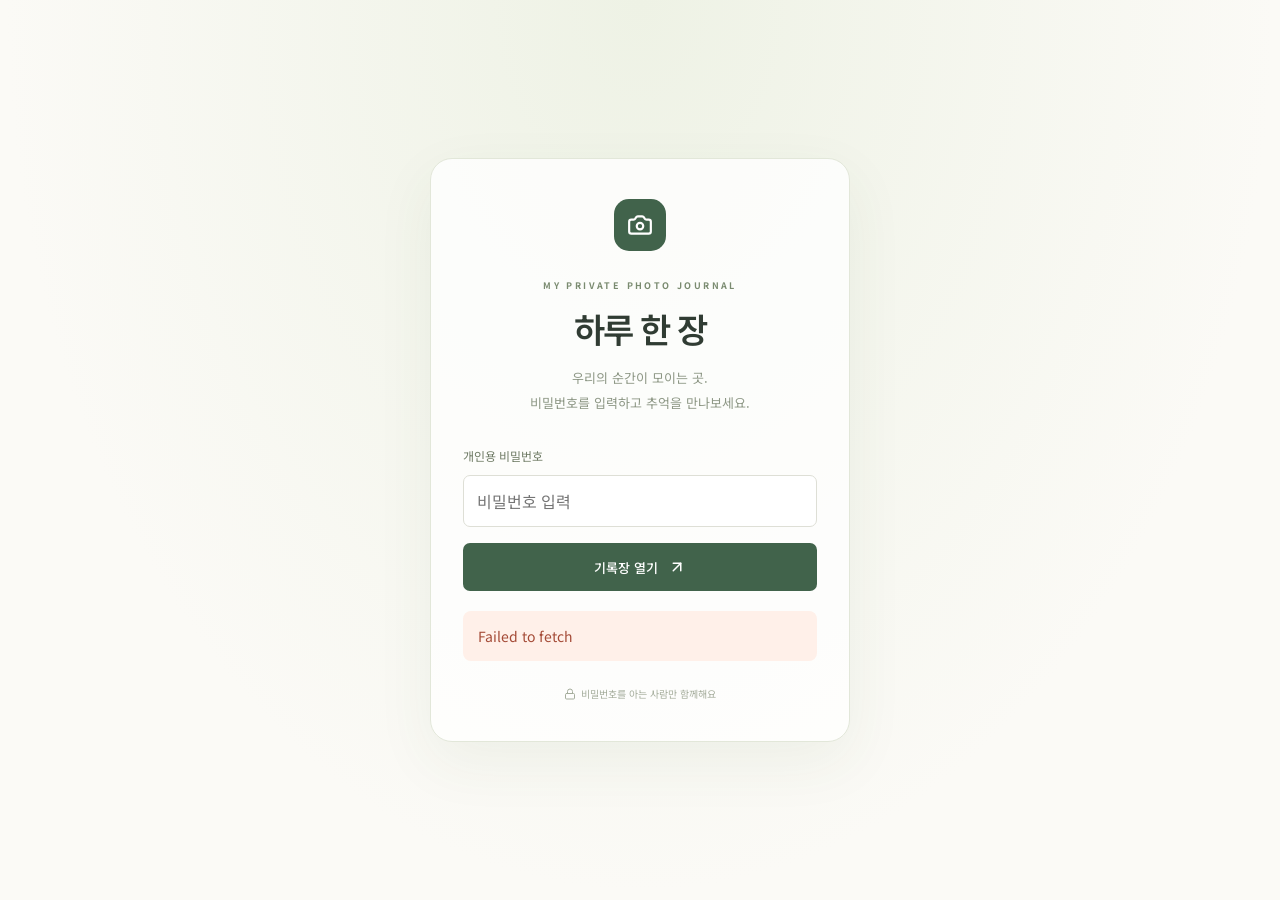
<file: index.html>
<!doctype html><html lang="ko"><head><meta charset="utf-8"><meta name="viewport" content="width=device-width,initial-scale=1"><meta name="theme-color" content="#41634b"><meta name="description" content="나만의 하루 한 장. 날짜별 갤러리와 사진 달력."><title>나만의 하루 한 장 | 사진 기록장</title><link rel="stylesheet" href="./styles.css"></head><body><div id="root"></div><script>window.DIARY_SPACE="personal";</script><script type="module" src="./app.js?v=20261020-2"></script></body></html>
</file>
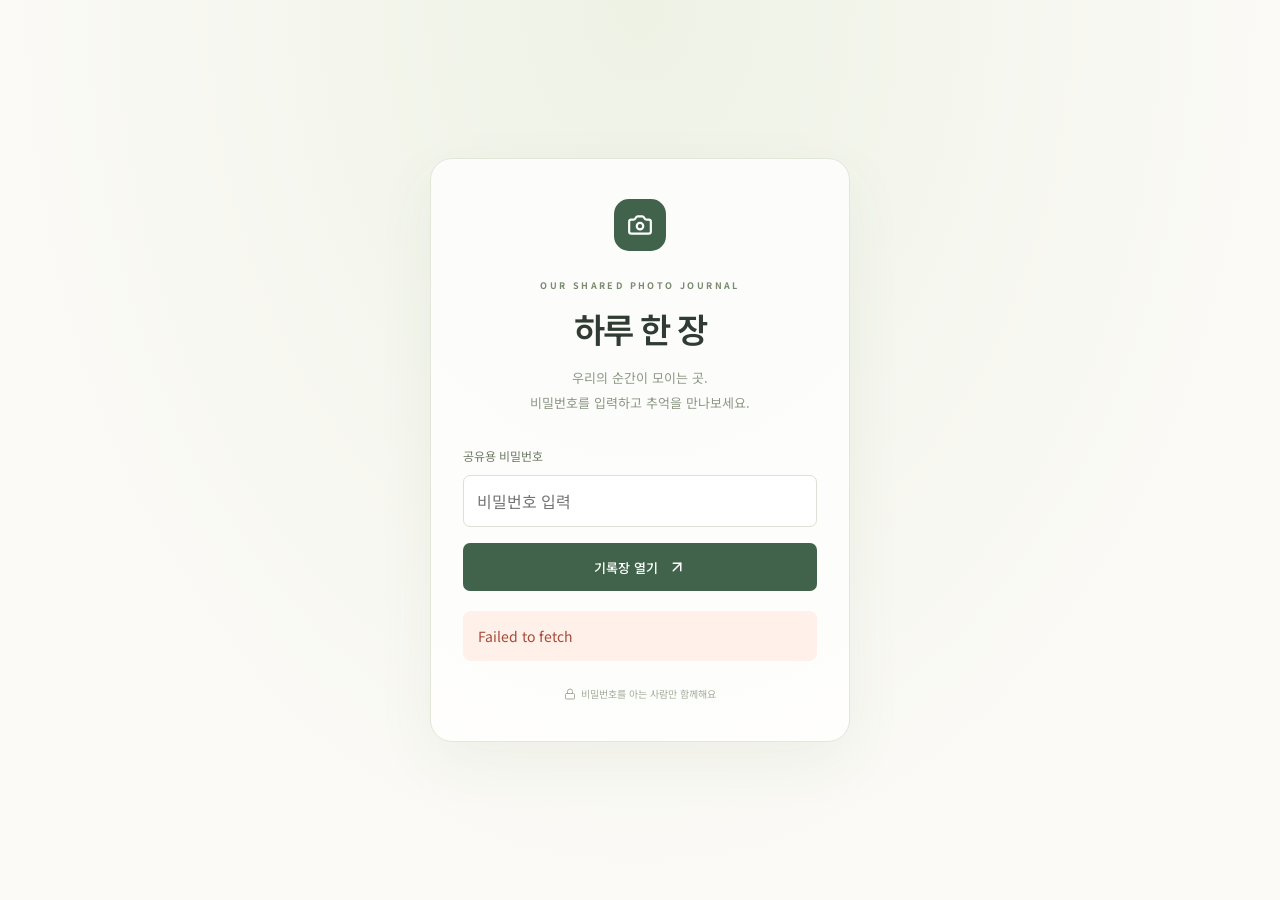
<file: shared/index.html>
<!doctype html><html lang="ko"><head><meta charset="utf-8"><meta name="viewport" content="width=device-width,initial-scale=1"><meta name="theme-color" content="#41634b"><meta name="description" content="함께 쓰는 하루 한 장. 날짜별 갤러리와 사진 달력."><title>함께 쓰는 하루 한 장 | 사진 기록장</title><link rel="stylesheet" href="../styles.css"></head><body><div id="root"></div><script>window.DIARY_SPACE="shared";</script><script type="module" src="../app.js?v=20261020-2"></script></body></html>
</file>
<file: styles.css>
@import url('https://fonts.googleapis.com/css2?family=Noto+Sans+KR:wght@400;500;600;700;800&display=swap');
:root{--bg:#fbfaf6;--ink:#303c33;--muted:#889084;--green:#41634b;--border:#e5e7dd}*{box-sizing:border-box}body{margin:0;background:var(--bg);color:var(--ink);font-family:'Noto Sans KR',sans-serif;font-size:14px}button,input{font:inherit}button,a,input{touch-action:manipulation}button{cursor:pointer;border:0;background:none;color:inherit}button:disabled{opacity:.5;cursor:wait}button:focus-visible,a:focus-visible,input:focus-visible{outline:3px solid #99ae82;outline-offset:4px}header{height:90px;display:flex;align-items:center;justify-content:space-between;max-width:1320px;margin:auto;padding:0 50px;border-bottom:1px solid var(--border)}.brand{display:flex;align-items:center;gap:10px;font-size:20px;font-weight:800}.logo{display:grid;place-items:center;background:var(--green);color:white;border-radius:11px;width:38px;height:38px}.brandSub{font-size:9px;letter-spacing:2px;font-weight:500;margin-left:7px;color:#8a9285}nav{display:flex;gap:15px}nav button{padding:10px 15px;color:#7c837b;font-size:13px}nav .active{color:var(--green);background:#eaf0e4;border-radius:7px;font-weight:700}.private{font-size:11px;color:#8a9085;display:flex;align-items:center;gap:6px}main{max-width:1180px;margin:auto;padding:0 30px;min-height:75vh}.hero{display:grid;grid-template-columns:1.15fr 1fr;align-items:center;min-height:470px;padding:45px 0 35px}.eyebrow{font-size:10px;font-weight:700;letter-spacing:2.4px;color:#7a8b70;display:flex;gap:9px;align-items:center}.eyebrow span{width:6px;height:6px;border-radius:50%;background:#88a274}h1{font-size:43px;line-height:1.45;letter-spacing:-2px;font-weight:600;margin:22px 0 18px}h1 em{font-style:normal;color:#65805a}.intro{color:#8a8e83;line-height:1.9;font-size:14px;margin-bottom:28px}.primary{background:var(--green);color:#fff;display:inline-flex;justify-content:center;align-items:center;gap:10px;padding:14px 19px;border-radius:7px;font-size:13px;font-weight:500}.primary:hover{background:#304c38}.counts{display:flex;align-items:center;gap:14px;margin-top:28px;color:#969c90;font-size:11px}.counts strong{font-size:15px;color:#52654c;margin-right:4px}.counts i{height:13px;border-left:1px solid #d5dacd}.smallDot{font-size:10px;margin-left:5px}.art{height:340px;position:relative;margin-left:30px}.paper{background:#fff;padding:12px 12px 0;box-shadow:0 12px 26px #384d3620;width:226px;position:absolute}.paper>img,.landscape{width:202px;height:225px;object-fit:cover}.paper>span{display:block;text-align:center;font-size:11px;color:#7c8475;padding:18px 0}.back{transform:rotate(-13deg);left:5px;top:10px}.front{transform:rotate(10deg);left:154px;top:42px}.landscape{position:relative;overflow:hidden;background:#dae3da}.sun{position:absolute;width:50px;height:50px;border-radius:50%;background:#f7e9bb;left:44px;top:38px}.hill{position:absolute;border-radius:50% 50% 0 0;transform:rotate(-25deg);width:350px;height:200px}.one{background:#acb99a;top:125px;left:-100px}.two{background:#7e957b;top:155px;left:20px;transform:rotate(25deg)}.three{background:#4f6e5d;top:190px;left:-100px}.dusk{background:linear-gradient(165deg,#dbd7cc 0%,#e5d9c1 48%,#b8bbaa 49%,#8a9d8c 73%,#587367 74%)}.tape{position:absolute;left:229px;top:30px;width:78px;height:25px;background:#d5d8bb99;transform:rotate(12deg)}.flower{position:absolute;right:0;top:0;color:#98aa82;transform:rotate(20deg)}.handwritten{position:absolute;bottom:-5px;left:50px;color:#8c9a7c;font-family:Georgia,serif;font-style:italic;font-size:19px;transform:rotate(-7deg)}.sectionHead{display:flex;justify-content:space-between;align-items:center;margin:20px 0}.sectionHead h2{font-size:16px;font-weight:500;letter-spacing:-.5px}.sectionHead>span{font-size:9px;letter-spacing:1.8px;color:#a5a99d}.choices{display:grid;grid-template-columns:repeat(3,1fr);gap:20px}.choice{text-align:left;border:1px solid var(--border);border-radius:13px;padding:26px;background:#f0f3eb;transition:transform .2s}.choice:hover{transform:translateY(-4px)}.choice.gallery{background:#f6f1e8}.choice.calendar{background:#edf1ee}.choiceTop{display:flex;align-items:center;justify-content:space-between;color:#a3ac97;font-size:13px}.icon{background:#ffffffa3;padding:13px;border-radius:12px;display:flex;color:#6d8160}.gallery .icon{color:#a58d65}.calendar .icon{color:#728d85}h3{font-size:20px;letter-spacing:-.8px}.choice h3{display:flex;align-items:center;justify-content:space-between;margin:25px 0 9px;font-weight:600}.choice p{font-size:12px;color:#858d7c;margin:0 0 19px}.choice small{font-size:10px;color:#9ba190}.bottomNote{display:flex;align-items:center;justify-content:center;gap:10px;margin:40px 0 48px;color:#969d8c;font-size:11px}footer{border-top:1px solid var(--border);max-width:1220px;margin:20px auto 0;padding:25px 50px;display:flex;align-items:center;justify-content:space-between;color:#9ca295;font-size:10px}footer>span{display:flex;gap:8px;align-items:center;font-size:12px}footer small{letter-spacing:1.3px;font-size:8px}.pageTitle{margin:48px 0 34px}.pageTitle h1{font-size:32px;margin:13px 0}.pageTitle p:not(.eyebrow){font-size:13px;color:#92998c}.row{display:flex;align-items:center;justify-content:space-between}.uploadForm{display:grid;grid-template-columns:300px 1fr;gap:45px;background:white;border:1px solid var(--border);padding:32px;border-radius:16px;margin-bottom:50px}.formFields label{display:block;margin-bottom:25px;font-weight:600;font-size:13px}.formFields small{float:right;font-weight:400;color:#aaa}input{border:1px solid #dedfd6;background:#fff;border-radius:7px;padding:13px;color:var(--ink);width:100%}.formFields input{margin-top:12px}.tip{background:#f1f4eb;padding:20px;margin-top:32px;border-radius:10px;color:#7f8f71}.tip h3{font-size:14px}.tip p{font-size:12px;line-height:1.9}.drop{position:relative;min-height:255px;border:1.5px dashed #bfcbb2;background:#fafbf7;border-radius:11px;display:flex;flex-direction:column;align-items:center;justify-content:center;gap:15px;color:#7c906b;text-align:center;padding:20px;cursor:pointer}.drop strong{font-size:15px;color:#596d4e}.drop span{font-size:12px}.drop small{font-size:10px;color:#a3ac98}.drop input{position:absolute;inset:0;opacity:0;cursor:pointer}.previews{display:grid;grid-template-columns:repeat(4,1fr);gap:10px}.preview{position:relative;border-radius:8px;overflow:hidden;border:3px solid transparent}.preview.chosen{border-color:#658052}.preview button:first-child{padding:0;width:100%;display:block}.preview img{width:100%;height:100px;object-fit:cover;display:block}.preview span{position:absolute;bottom:0;left:0;background:#41634be8;color:white;font-size:10px;padding:5px}.preview .remove{position:absolute;right:3px;top:3px;border-radius:50%;background:white;padding:3px;display:flex}.saveBar{border-top:1px solid var(--border);margin-top:25px;padding-top:20px;display:flex;align-items:center;justify-content:space-between}.saveBar span{font-size:11px;color:#9ca491}.notice,.error{padding:15px;border-radius:8px;display:flex;align-items:center;gap:12px;margin-top:20px;background:#eaf1e5}.error{background:#fff0e9;color:#a44a36;justify-content:space-between}.filter{display:flex;justify-content:space-between;align-items:center;padding:20px 0;border-bottom:1px solid var(--border)}.filter input{width:240px}.filter b{color:#7b916a;margin-left:10px}.dateGroup{margin:30px 0}.dateGroup h2{font-size:17px;font-weight:500}.dateGroup h2 small{font-size:11px;color:#a2a997;margin-left:14px}.albumGrid{display:grid;grid-template-columns:repeat(4,1fr);gap:22px}.album{text-align:left;padding:0}.album>div{position:relative}.album img{width:100%;height:190px;object-fit:cover;border-radius:10px}.album span{position:absolute;bottom:12px;right:10px;background:#ffffffdf;padding:5px 8px;border-radius:5px;display:flex;align-items:center;gap:5px;font-size:11px}.album h3{font-size:15px;margin:13px 0 6px;display:flex;justify-content:space-between}.album small{color:#9ca293;font-size:10px}.empty{text-align:center;padding:75px 10px;color:#9aa78b}.empty svg{margin:auto}.empty h3{font-size:20px;color:#64735b}.empty p{margin-bottom:24px;font-size:13px}.textButton{display:flex;gap:8px;align-items:center;margin-bottom:25px}.photoGrid{display:grid;grid-template-columns:repeat(3,1fr);gap:15px}.photoGrid button{padding:0}.photoGrid img{width:100%;height:280px;object-fit:cover;border-radius:8px}.calendar{background:white;border:1px solid var(--border);border-radius:13px;overflow:hidden}.calendarHead{display:flex;justify-content:space-between;align-items:center;padding:25px}.calendarHead h2{font-size:22px;margin:0}.calendarHead>div{display:flex;gap:10px;align-items:center}.calendarHead button{padding:6px}.week,.days{display:grid;grid-template-columns:repeat(7,1fr)}.week{background:#f6f8f2;text-align:center;color:#8c9881;font-size:12px;padding:13px 0}.day{min-width:0;min-height:145px;border-top:1px solid #ecede7;border-right:1px solid #ecede7;padding:10px;text-align:left;display:flex;flex-direction:column;gap:5px}.day:nth-child(7n){border-right:0}.day:nth-child(7n+1) .dayNumber{color:#b47c69}.day:hover{background:#f6f8f2}.blank{background:#fafbf8}.dayNumber{font-size:12px;width:24px;height:24px;display:grid;place-items:center}.today .dayNumber{background:#486b4f;color:white!important;border-radius:50%}.day img{width:100%;height:78px;object-fit:cover;border-radius:5px}.day strong{font-size:11px;max-width:100%;overflow:hidden;white-space:nowrap;text-overflow:ellipsis}.day small{font-size:9px;color:#8d9786}.calendarNote{text-align:center;font-size:11px;color:#9da592;margin:25px}.lightbox{position:fixed;inset:0;background:#172219eF;z-index:50;display:flex;align-items:center;justify-content:center;padding:50px}.lightbox>img{max-width:100%;max-height:90vh;object-fit:contain}.lightbox>button{position:absolute;right:25px;top:20px;color:white}
@media(min-width:1450px){.hero{min-height:515px}}@media(max-width:1000px){header{padding:0 25px}.brandSub,.private{display:none}.art{transform:scale(.83);transform-origin:left center;margin-left:0}.hero{grid-template-columns:1.1fr 1fr}h1{font-size:35px}.smallDot{display:none}.uploadForm{grid-template-columns:240px 1fr;gap:25px}.albumGrid{grid-template-columns:repeat(3,1fr)}}@media(max-width:700px){header{height:auto;padding:20px;display:block}.brand{font-size:18px}nav{margin-top:18px;gap:4px;justify-content:space-between}nav button{padding:9px 13px;font-size:12px}main{padding:0 20px}.hero{grid-template-columns:1fr;padding:30px 0 10px;min-height:0}h1{font-size:35px}.art{height:300px;max-width:380px;width:100%;margin:20px auto 0;transform:scale(.8);transform-origin:center top}.choices{grid-template-columns:1fr;gap:12px}.choice{padding:20px}.choiceTop{float:left;margin-right:18px}.choiceTop>span:last-child{display:none}.choice h3{margin:4px 0 10px;font-size:19px}.choice p{margin-bottom:10px}.choice small{display:block;margin-left:70px}.sectionHead>span{display:none}.sectionHead h2{font-size:14px}.bottomNote{font-size:10px;line-height:1.7}.bottomNote svg{flex-shrink:0}footer{padding:24px 20px;flex-wrap:wrap;gap:12px}footer small{display:none}footer p{font-size:9px}.uploadForm{grid-template-columns:1fr;padding:20px;gap:10px}.tip{display:none}.pageTitle{margin:35px 0 25px}.pageTitle h1{font-size:26px}.row{align-items:flex-start;gap:15px}.row .primary{font-size:10px;white-space:nowrap;padding:10px;margin-top:30px}.albumGrid{grid-template-columns:repeat(2,1fr);gap:16px}.album img{height:150px}.filter input{width:190px;font-size:12px}.photoGrid{grid-template-columns:repeat(2,1fr)}.photoGrid img{height:180px}.day{min-height:95px;padding:4px;gap:3px}.day img{height:40px}.day strong{font-size:9px}.calendarHead{padding:18px 12px}.calendarHead h2{font-size:18px}.calendarHead>div{gap:0}.dayNumber{font-size:10px;width:20px;height:20px}.calendarNote{font-size:10px}.previews{grid-template-columns:repeat(3,1fr)}.sectionHead small{font-size:9px}.saveBar{gap:10px}.saveBar span{font-size:10px}.lightbox{padding:15px}}

.gate{min-height:100dvh;display:grid;place-items:center;padding:24px;background:radial-gradient(ellipse at top,#eef2e5,transparent 70%)}.gateCard{width:100%;max-width:420px;text-align:center;background:#ffffffc9;border:1px solid #e2e7d9;border-radius:22px;padding:40px 32px;box-shadow:0 20px 60px #425c3610}.gateCard>.logo{margin:auto;width:52px;height:52px;border-radius:15px}.gateCard .eyebrow{justify-content:center;margin-top:28px;font-size:9px}.gateCard h1{font-size:34px;margin:12px}.gateCard p:not(.eyebrow){color:#8d9785;line-height:1.9;font-size:13px}.gateCard form{text-align:left;margin-top:30px}.gateCard label{font-size:12px;color:#6f7b65}.gateCard input{margin:10px 0 16px;min-height:48px;font-size:16px}.gateCard .primary{width:100%;min-height:48px}.gateCard>small{display:flex;align-items:center;justify-content:center;gap:5px;margin-top:25px;font-size:10px;color:#a5ad9c}@media(max-width:700px){.private{display:flex;position:absolute;right:20px;top:27px}input{font-size:16px}.gateCard{padding:32px 24px}}
</file>
